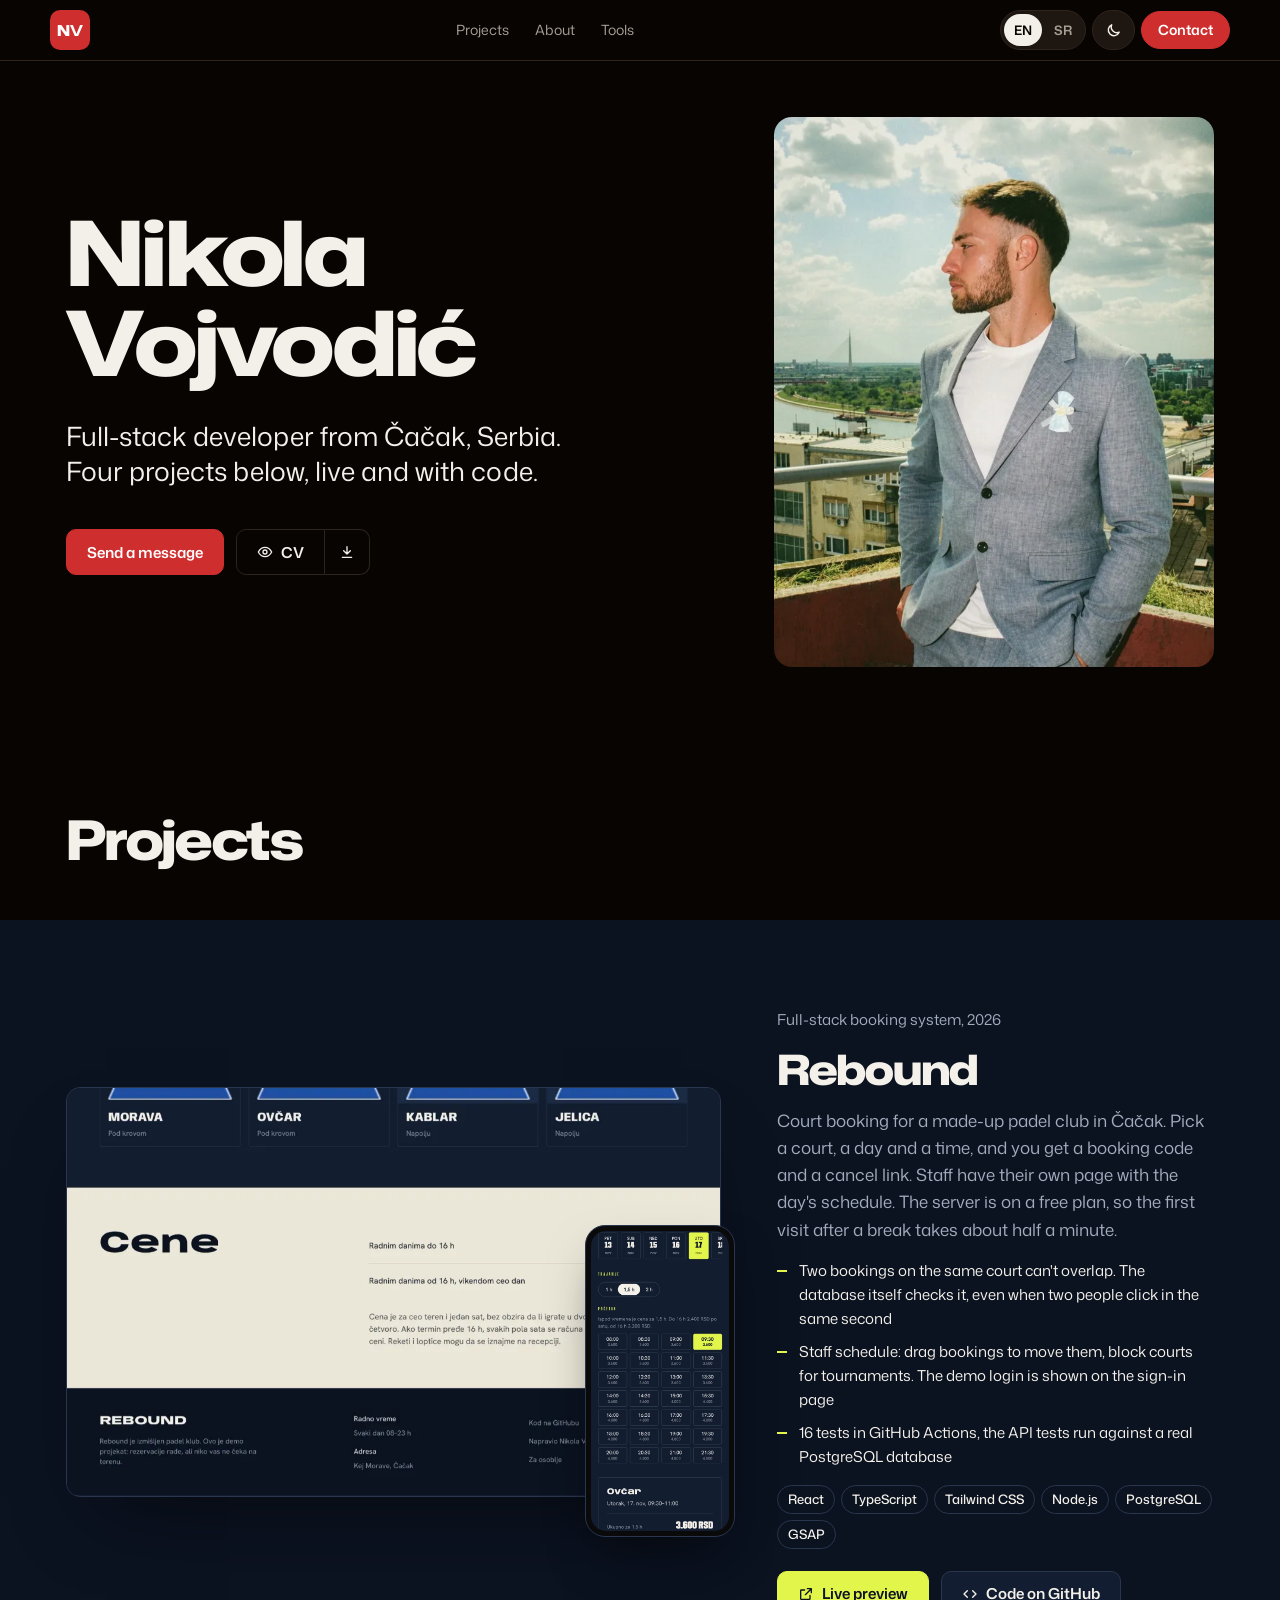
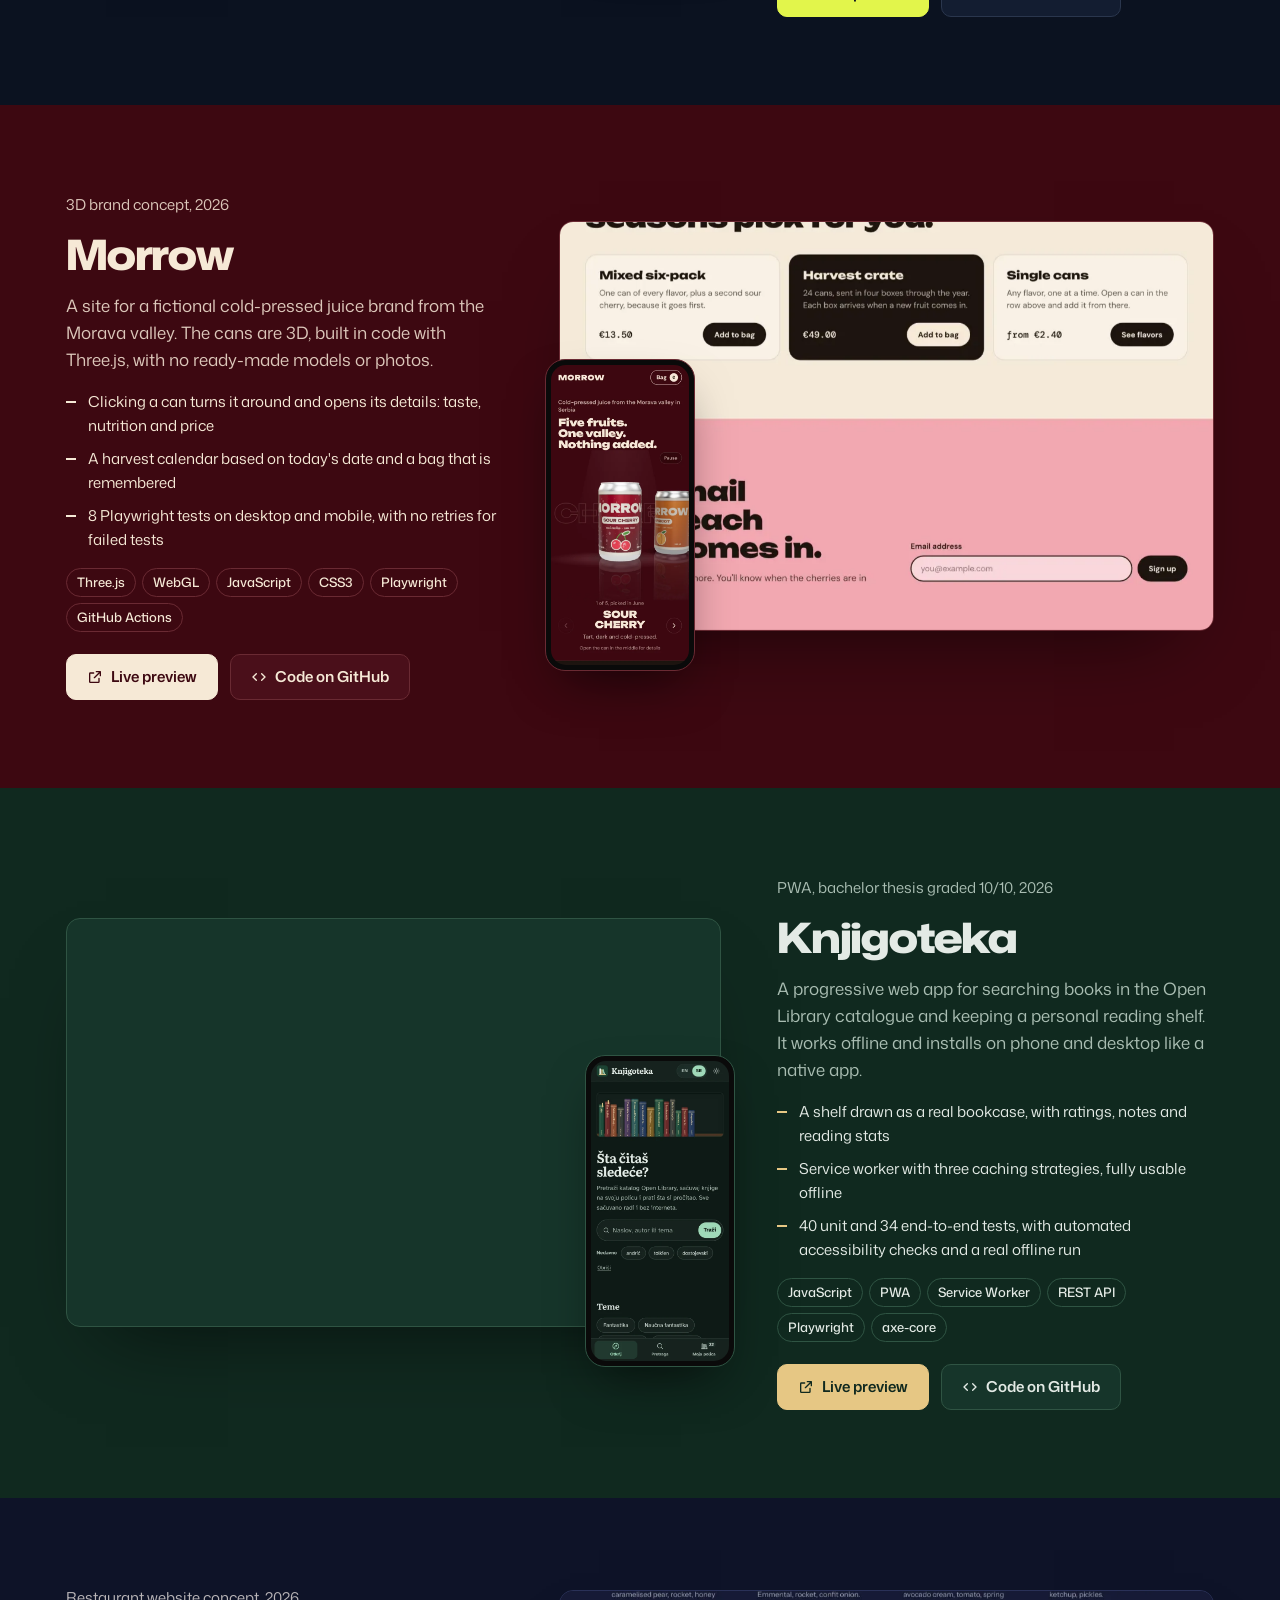
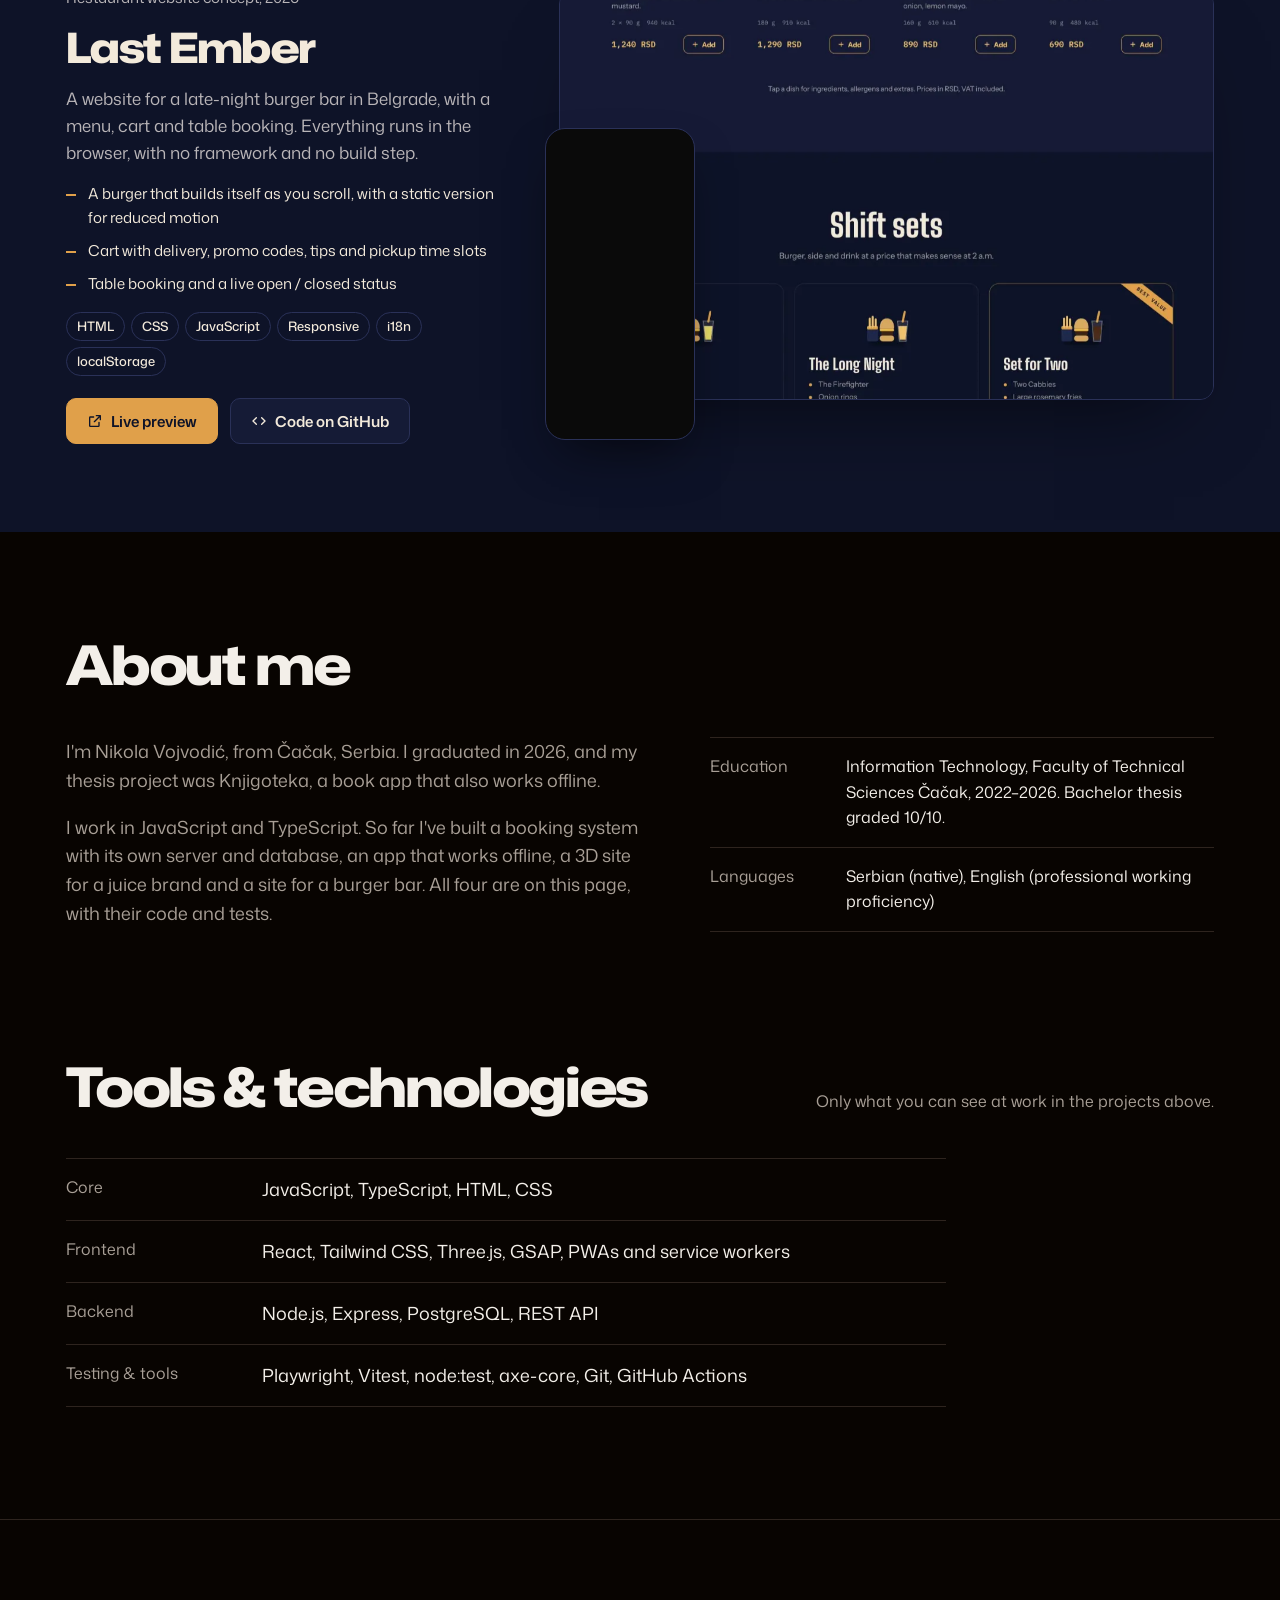
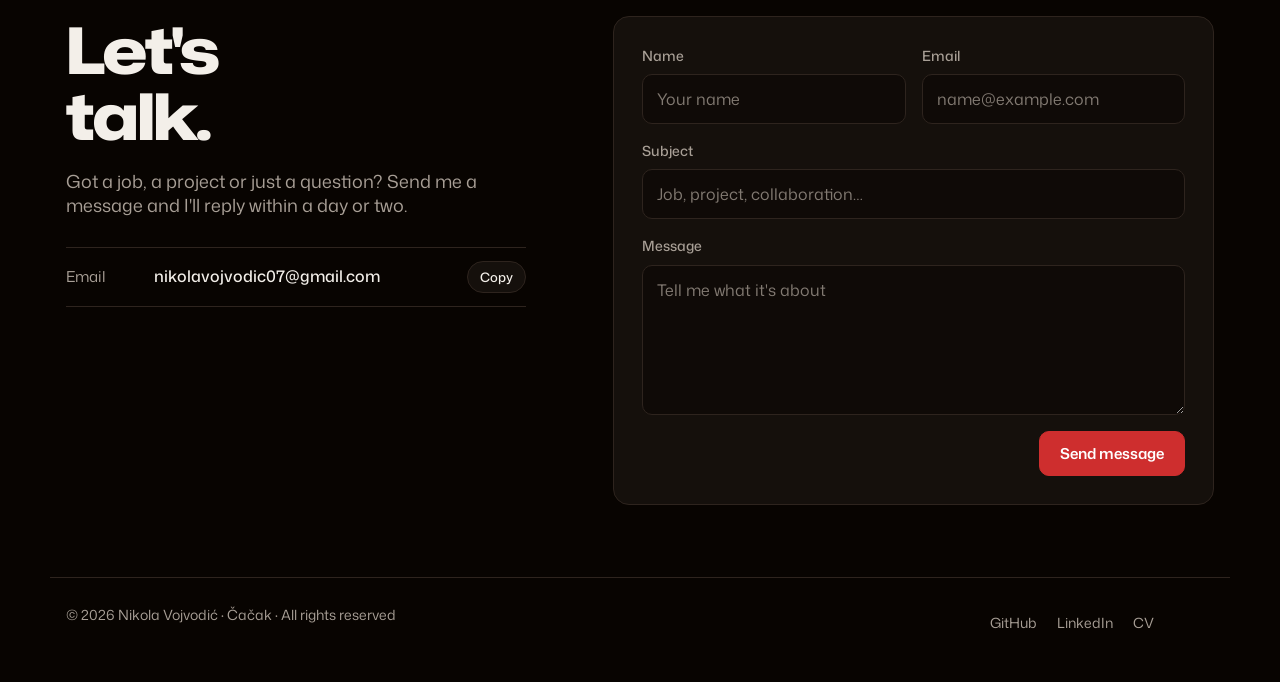
<file: index.html>
<!doctype html>
<!-- © 2026 Nikola Vojvodić · https://nikolxdev.github.io/ · All rights reserved, see LICENSE. [nv:75f96b7b26] -->
<html lang="en" data-mode="dark">
<head>
<meta charset="utf-8">
<meta name="viewport" content="width=device-width, initial-scale=1, viewport-fit=cover">
<title>Nikola Vojvodić · Full-stack developer</title>
<meta name="description" content="Nikola Vojvodić, full-stack developer from Serbia. Live projects with full source code: Rebound, Morrow, Knjigoteka and Last Ember.">
<meta name="google-site-verification" content="Bh3VNy-7oIKd7d5yRuIoPFP2IyiJqs6DtbA2yUwRKV8" />
<meta name="author" content="Nikola Vojvodić">
<meta name="copyright" content="© 2026 Nikola Vojvodić. All rights reserved.">
<link rel="license" href="https://github.com/nikolxdev/nikolxdev.github.io/blob/main/LICENSE">
<link rel="canonical" href="https://nikolxdev.github.io/">
<script type="application/ld+json">
{"@context":"https://schema.org","@type":"WebSite","name":"Nikola Vojvodić","alternateName":"Nikola Vojvodić · Full-stack developer","url":"https://nikolxdev.github.io/","author":{"@type":"Person","name":"Nikola Vojvodić","url":"https://nikolxdev.github.io/","sameAs":["https://github.com/nikolxdev"]},"copyrightHolder":{"@type":"Person","name":"Nikola Vojvodić"},"copyrightYear":2026,"license":"https://github.com/nikolxdev/nikolxdev.github.io/blob/main/LICENSE"}
</script>
<meta property="og:type" content="website">
<meta property="og:site_name" content="Nikola Vojvodić">
<meta property="og:url" content="https://nikolxdev.github.io/">
<meta property="og:title" content="Nikola Vojvodić · Full-stack developer">
<meta property="og:description" content="Nikola Vojvodić, full-stack developer from Serbia. Live projects with full source code: Rebound, Morrow, Knjigoteka and Last Ember.">
<meta property="og:image" content="https://nikolxdev.github.io/img/og.jpg">
<meta property="og:image:type" content="image/jpeg">
<meta property="og:image:width" content="1200">
<meta property="og:image:height" content="630">
<meta property="og:image:alt" content="Nikola Vojvodić, full-stack developer, with a link to nikolxdev.github.io">
<meta property="og:locale" content="en_US">
<meta property="og:locale:alternate" content="sr_RS">
<meta name="twitter:card" content="summary_large_image">
<meta name="twitter:title" content="Nikola Vojvodić · Full-stack developer">
<meta name="twitter:description" content="Nikola Vojvodić, full-stack developer from Serbia. Live projects with full source code: Rebound, Morrow, Knjigoteka and Last Ember.">
<meta name="twitter:image" content="https://nikolxdev.github.io/img/og.jpg">
<script>
  (function () {
    var m = "dark";
    try { m = localStorage.getItem("pf-mode") || m; } catch (e) {}
    document.documentElement.setAttribute("data-mode", m);
  })();
</script>
<link rel="icon" href="/favicon.ico" sizes="48x48">
<link rel="icon" href="/favicon.svg" type="image/svg+xml">
<link rel="apple-touch-icon" href="/apple-touch-icon.png">
<link rel="preconnect" href="https://fonts.googleapis.com">
<link rel="preconnect" href="https://fonts.gstatic.com" crossorigin>
<link rel="stylesheet" href="https://fonts.googleapis.com/css2?family=Mona+Sans:wdth,wght@100..125,400..800&display=swap">
<link rel="stylesheet" href="css/style.css">
</head>
<body>

<button class="to-top" id="to-top" type="button" aria-label="Nazad na vrh" data-i18n-aria="f.toparia"><svg viewBox="0 0 24 24" fill="none" stroke="currentColor" stroke-width="2.2" stroke-linecap="round" stroke-linejoin="round" aria-hidden="true"><path d="M12 19V5M5 12l7-7 7 7"/></svg></button>
<header class="nav">
  <div class="nav-in">
    <a class="logo" href="#top" aria-label="Nikola Vojvodić, početak" data-i18n-aria="nav.home"><span aria-hidden="true">N<b>V</b></span></a>
    <nav aria-label="Navigacija" data-i18n-aria="nav.aria">
      <ul>
        <li><a href="#projekti" data-i18n="nav.projects">Projekti</a></li>
        <li><a href="#o-meni" data-i18n="nav.about">O meni</a></li>
        <li class="hide-sm"><a href="#alati" data-i18n="nav.tools">Alati</a></li>
      </ul>
    </nav>
    <div class="nav-tools">
      <div class="lang-switch" role="group" aria-label="Language / Jezik">
        <button type="button" data-lang="en" aria-pressed="true" lang="en" title="English">EN</button>
        <button type="button" data-lang="sr" aria-pressed="false" lang="sr-Latn" title="Srpski">SR</button>
      </div>
      <button class="icon-btn" id="mode-btn" type="button">
        <svg class="moon" viewBox="0 0 24 24" fill="none" stroke="currentColor" stroke-width="2" stroke-linecap="round" stroke-linejoin="round" aria-hidden="true"><path d="M20 14.5A8 8 0 0 1 9.5 4a8 8 0 1 0 10.5 10.5Z"/></svg>
        <svg class="sun" viewBox="0 0 24 24" fill="none" stroke="currentColor" stroke-width="2" stroke-linecap="round" stroke-linejoin="round" aria-hidden="true"><circle cx="12" cy="12" r="4"/><path d="M12 2v2M12 20v2M4.9 4.9l1.4 1.4M17.7 17.7l1.4 1.4M2 12h2M20 12h2M4.9 19.1l1.4-1.4M17.7 6.3l1.4-1.4"/></svg>
      </button>
      <a class="btn primary hire" href="#kontakt" data-i18n="nav.contact">Kontakt</a>
    </div>
  </div>
</header>

<main id="top">
  <section class="hero" id="hero">
    <div class="wrap">
      <div class="hero-in">
        <h1><span>Nikola</span> <span>Vojvodić</span></h1>
        <p class="lead" style="--i:1" data-i18n="hero.lead">Full-stack developer iz Čačka. <br>Ispod su četiri projekta, uživo i sa kodom.</p>
        <div class="ctas" style="--i:2">
          <a class="btn primary" href="#kontakt" data-i18n="hero.cta2">Pošalji poruku</a>
          <span class="split"><a class="btn ghost" href="cv/Nikola_Vojvodic_CV.pdf" target="_blank" rel="noopener"><svg viewBox="0 0 24 24" fill="none" stroke="currentColor" stroke-width="2" stroke-linecap="round" stroke-linejoin="round" aria-hidden="true"><path d="M2 12s3.6-7 10-7 10 7 10 7-3.6 7-10 7S2 12 2 12Z"/><circle cx="12" cy="12" r="3"/></svg><span>CV</span></a><a class="btn ghost icon" href="cv/Nikola_Vojvodic_CV.pdf" download aria-label="Preuzmi CV" data-i18n-aria="cv.dl" title="PDF"><svg viewBox="0 0 24 24" fill="none" stroke="currentColor" stroke-width="2" stroke-linecap="round" stroke-linejoin="round" aria-hidden="true"><path d="M12 4v11M7 10l5 5 5-5M5 20h14"/></svg></a></span>
        </div>
      </div>
      <figure class="me">
        <img src="img/nikola.webp" srcset="img/nikola-sm.webp 420w, img/nikola.webp 720w" sizes="(max-width: 940px) min(420px, 100vw), 440px"
          width="720" height="900" alt="Nikola Vojvodić" fetchpriority="high" decoding="async">
      </figure>
    </div>
  </section>

  <section class="block" id="projekti">
    <div class="wrap">
      <div class="sec-head">
        <div>
          <h2 data-i18n="proj.title">Projekti</h2>
        </div>
      </div>
    </div>

    <article class="proj" id="p-rebound">
      <div class="wrap">
        <div class="shots">
          <div class="screen"><img class="reel" src="img/rebound-desktop.webp" srcset="img/rebound-desktop-1100.webp 1100w, img/rebound-desktop.webp 1600w" sizes="(max-width: 900px) calc(100vw - 32px), 720px" width="1600" height="3399" alt="Rebound, početna strana" data-i18n-alt="re.altd" loading="lazy" decoding="async"></div>
          <div class="phone"><img src="img/rebound-phone.webp" width="500" height="1082" alt="Rebound, izbor termina na telefonu" data-i18n-alt="re.altm" loading="lazy" decoding="async"></div>
        </div>
        <div class="proj-info">
          <span class="label" data-i18n="re.meta">Full-stack sistem za rezervacije, 2026</span>
          <h3>Rebound</h3>
          <p data-i18n="re.desc">Rezervacija padel terena za izmišljeni klub u Čačku. Izabereš teren, dan i sat, dobiješ kod rezervacije i link za otkazivanje. Osoblje ima svoj deo sa rasporedom dana. Server je na besplatnom planu, pa prvo otvaranje posle pauze traje oko pola minuta.</p>
          <ul class="feat">
            <li data-i18n="re.f1">Dva termina na istom terenu ne mogu da se preklope. To proverava sama baza, i kad dvoje kliknu u istoj sekundi</li>
            <li data-i18n="re.f2">Raspored za osoblje: rezervacije se pomeraju prevlačenjem, tereni se blokiraju za turnire. Demo nalog piše na stranici za prijavu</li>
            <li data-i18n="re.f5">16 testova u GitHub Actions, API testovi rade nad pravom PostgreSQL bazom</li>
          </ul>
          <div class="tags"><span class="tag">React</span><span class="tag">TypeScript</span><span class="tag">Tailwind CSS</span><span class="tag">Node.js</span><span class="tag">PostgreSQL</span><span class="tag">GSAP</span></div>
          <div class="ctas">
            <a class="btn primary" href="https://nikolxdev.github.io/rebound/" target="_blank" rel="noopener"><svg viewBox="0 0 24 24" fill="none" stroke="currentColor" stroke-width="2" stroke-linecap="round" stroke-linejoin="round" aria-hidden="true"><path d="M14 4h6v6M20 4l-9 9M18 14v5a1 1 0 0 1-1 1H5a1 1 0 0 1-1-1V7a1 1 0 0 1 1-1h5"/></svg><span data-i18n="btn.live">Live pregled</span></a>
            <a class="btn" href="https://github.com/nikolxdev/rebound" target="_blank" rel="noopener"><svg viewBox="0 0 24 24" fill="none" stroke="currentColor" stroke-width="2" stroke-linecap="round" stroke-linejoin="round" aria-hidden="true"><path d="M8 7l-5 5 5 5M16 7l5 5-5 5"/></svg><span data-i18n="btn.gh">Kod na GitHubu</span></a>
          </div>
        </div>
      </div>
    </article>

    <article class="proj flip" id="p-morrow">
      <div class="wrap">
        <div class="shots">
          <div class="screen"><img class="reel" src="img/morrow-desktop.webp" srcset="img/morrow-desktop-1100.webp 1100w, img/morrow-desktop.webp 1600w" sizes="(max-width: 900px) calc(100vw - 32px), 720px" width="1600" height="4000" alt="Morrow, početna strana" data-i18n-alt="mo.altd" loading="lazy" decoding="async"></div>
          <div class="phone"><img src="img/morrow-phone.webp" width="500" height="1082" alt="Morrow, mobilni prikaz" data-i18n-alt="mo.altm" loading="lazy" decoding="async"></div>
        </div>
        <div class="proj-info">
          <span class="label" data-i18n="mo.meta">3D koncept brenda, 2026</span>
          <h3>Morrow</h3>
          <p data-i18n="mo.desc">Sajt za izmišljeni brend hladno ceđenih sokova iz doline Morave. Limenke su 3D, napravljene u kodu sa Three.js, bez gotovih modela i bez fotografija.</p>
          <ul class="feat">
            <li data-i18n="mo.f2">Klik na limenku je okreće i otvara detalje: ukus, nutritivne vrednosti i cenu</li>
            <li data-i18n="mo.f4">Kalendar berbe po današnjem datumu i korpa koja se pamti</li>
            <li data-i18n="mo.f5">8 Playwright testova na računaru i telefonu, bez ponovnog pokretanja palih testova</li>
          </ul>
          <div class="tags"><span class="tag">Three.js</span><span class="tag">WebGL</span><span class="tag">JavaScript</span><span class="tag">CSS3</span><span class="tag">Playwright</span><span class="tag">GitHub Actions</span></div>
          <div class="ctas">
            <a class="btn primary" href="https://nikolxdev.github.io/morrow/" target="_blank" rel="noopener"><svg viewBox="0 0 24 24" fill="none" stroke="currentColor" stroke-width="2" stroke-linecap="round" stroke-linejoin="round" aria-hidden="true"><path d="M14 4h6v6M20 4l-9 9M18 14v5a1 1 0 0 1-1 1H5a1 1 0 0 1-1-1V7a1 1 0 0 1 1-1h5"/></svg><span data-i18n="btn.live">Live pregled</span></a>
            <a class="btn" href="https://github.com/nikolxdev/morrow" target="_blank" rel="noopener"><svg viewBox="0 0 24 24" fill="none" stroke="currentColor" stroke-width="2" stroke-linecap="round" stroke-linejoin="round" aria-hidden="true"><path d="M8 7l-5 5 5 5M16 7l5 5-5 5"/></svg><span data-i18n="btn.gh">Kod na GitHubu</span></a>
          </div>
        </div>
      </div>
    </article>

    <article class="proj" id="p-knjigoteka">
      <div class="wrap">
        <div class="shots">
          <div class="screen"><img class="reel" src="img/knjigoteka-desktop-dark.webp" srcset="img/knjigoteka-desktop-dark-1100.webp 1100w, img/knjigoteka-desktop-dark.webp 1600w" sizes="(max-width: 900px) calc(100vw - 32px), 720px" width="1600" height="1915" alt="Knjigoteka, početna strana" data-i18n-alt="k.altd" loading="lazy" decoding="async"></div>
          <div class="phone"><img src="img/knjigoteka-mobile-dark.webp" width="500" height="1082" alt="Knjigoteka, mobilni prikaz" data-i18n-alt="k.altm" loading="lazy" decoding="async"></div>
        </div>
        <div class="proj-info">
          <span class="label" data-i18n="k.meta">PWA, diplomski rad ocenjen desetkom, 2026</span>
          <h3>Knjigoteka</h3>
          <p data-i18n="k.desc">Progresivna web aplikacija za pretragu knjiga iz kataloga Open Library i vođenje lične police. Radi bez interneta i instalira se na telefon i računar kao prava aplikacija.</p>
          <ul class="feat">
            <li data-i18n="k.f2">Polica nacrtana kao prava biblioteka, sa ocenama, beleškama i statistikom čitanja</li>
            <li data-i18n="k.f3">Service worker sa tri strategije keširanja, potpuno upotrebljiva bez interneta</li>
            <li data-i18n="k.f5">40 unit i 34 end-to-end testa, uz automatsku proveru pristupačnosti i pravi offline test</li>
          </ul>
          <div class="tags"><span class="tag">JavaScript</span><span class="tag">PWA</span><span class="tag">Service Worker</span><span class="tag">REST API</span><span class="tag">Playwright</span><span class="tag">axe-core</span></div>
          <div class="ctas">
            <a class="btn primary" href="https://nikolxdev.github.io/knjigoteka/" target="_blank" rel="noopener"><svg viewBox="0 0 24 24" fill="none" stroke="currentColor" stroke-width="2" stroke-linecap="round" stroke-linejoin="round" aria-hidden="true"><path d="M14 4h6v6M20 4l-9 9M18 14v5a1 1 0 0 1-1 1H5a1 1 0 0 1-1-1V7a1 1 0 0 1 1-1h5"/></svg><span data-i18n="btn.live">Live pregled</span></a>
            <a class="btn" href="https://github.com/nikolxdev/knjigoteka" target="_blank" rel="noopener"><svg viewBox="0 0 24 24" fill="none" stroke="currentColor" stroke-width="2" stroke-linecap="round" stroke-linejoin="round" aria-hidden="true"><path d="M8 7l-5 5 5 5M16 7l5 5-5 5"/></svg><span data-i18n="btn.gh">Kod na GitHubu</span></a>
          </div>
        </div>
      </div>
    </article>

    <article class="proj flip" id="p-last-ember">
      <div class="wrap">
        <div class="shots">
          <div class="screen"><img class="reel" src="img/last-ember-desktop.webp" srcset="img/last-ember-desktop-1100.webp 1100w, img/last-ember-desktop.webp 1600w" sizes="(max-width: 900px) calc(100vw - 32px), 720px" width="1600" height="4000" alt="Last Ember, početna strana" data-i18n-alt="le.altd" loading="lazy" decoding="async"></div>
          <div class="phone"><img src="img/last-ember-phone.webp" width="500" height="1082" alt="Last Ember, mobilni prikaz" data-i18n-alt="le.altm" loading="lazy" decoding="async"></div>
        </div>
        <div class="proj-info">
          <span class="label" data-i18n="le.meta">Koncept sajta za restoran, 2026</span>
          <h3>Last Ember</h3>
          <p data-i18n="le.desc">Sajt za noćni burger bar u Beogradu, sa menijem, korpom i rezervacijom stola. Sve radi u browseru, bez frejmvorka i bez build koraka.</p>
          <ul class="feat">
            <li data-i18n="le.f1">Burger koji se slaže dok skroluješ, uz statičnu verziju za smanjen pokret</li>
            <li data-i18n="le.f3">Korpa sa dostavom, promo kodovima, bakšišem i terminima preuzimanja</li>
            <li data-i18n="le.f4">Rezervacija stola i status „otvoreno / zatvoreno” uživo</li>
          </ul>
          <div class="tags"><span class="tag">HTML</span><span class="tag">CSS</span><span class="tag">JavaScript</span><span class="tag">Responsive</span><span class="tag">i18n</span><span class="tag">localStorage</span></div>
          <div class="ctas">
            <a class="btn primary" href="https://nikolxdev.github.io/last-ember/" target="_blank" rel="noopener"><svg viewBox="0 0 24 24" fill="none" stroke="currentColor" stroke-width="2" stroke-linecap="round" stroke-linejoin="round" aria-hidden="true"><path d="M14 4h6v6M20 4l-9 9M18 14v5a1 1 0 0 1-1 1H5a1 1 0 0 1-1-1V7a1 1 0 0 1 1-1h5"/></svg><span data-i18n="btn.live">Live pregled</span></a>
            <a class="btn" href="https://github.com/nikolxdev/last-ember" target="_blank" rel="noopener"><svg viewBox="0 0 24 24" fill="none" stroke="currentColor" stroke-width="2" stroke-linecap="round" stroke-linejoin="round" aria-hidden="true"><path d="M8 7l-5 5 5 5M16 7l5 5-5 5"/></svg><span data-i18n="btn.gh">Kod na GitHubu</span></a>
          </div>
        </div>
      </div>
    </article>
  </section>

  <section class="block" id="o-meni">
    <div class="wrap">
      <div class="sec-head">
        <div>
          <h2 data-i18n="ab.title">O meni</h2>
        </div>
      </div>
      <div class="about">
        <div class="about-text">
          <p data-i18n="ab.p1">Zovem se Nikola Vojvodić i iz Čačka sam. Fakultet sam završio 2026, a diplomski rad mi je bila Knjigoteka, aplikacija za knjige koja radi i bez interneta.</p>
          <p data-i18n="ab.p2">Radim u JavaScriptu i TypeScriptu. Do sada sam napravio sistem za rezervacije sa serverom i bazom, aplikaciju koja radi offline, 3D sajt za brend sokova i sajt za burger bar. Sva četiri projekta su na ovoj stranici, sa kodom i testovima.</p>
        </div>
        <dl class="facts">
          <div><dt data-i18n="ab.k6">Obrazovanje</dt><dd data-i18n="ab.v6">Informacione tehnologije, Fakultet tehničkih nauka Čačak, 2022–2026. Diplomski rad ocenjen desetkom.</dd></div>
          <div><dt data-i18n="ab.k4">Jezici</dt><dd data-i18n="ab.v4">Srpski (maternji), engleski (profesionalni nivo)</dd></div>
        </dl>
      </div>
    </div>
  </section>

  <section class="block" id="alati">
    <div class="wrap">
      <div class="sec-head">
        <div>
          <h2 data-i18n="t.title">Alati i tehnologije</h2>
        </div>
        <p data-i18n="t.lead">Samo ono što možeš da vidiš na delu u projektima iznad.</p>
      </div>
      <dl class="facts tools">
        <div><dt data-i18n="t.k1">Osnova</dt><dd>JavaScript, TypeScript, HTML, CSS</dd></div>
        <div><dt>Frontend</dt><dd data-i18n="t.v2">React, Tailwind CSS, Three.js, GSAP, PWA i service worker</dd></div>
        <div><dt>Backend</dt><dd>Node.js, Express, PostgreSQL, REST API</dd></div>
        <div><dt data-i18n="t.k4">Testovi i alati</dt><dd>Playwright, Vitest, node:test, axe-core, Git, GitHub Actions</dd></div>
      </dl>
    </div>
  </section>

  <section class="contact" id="kontakt">
    <div class="wrap">
      <div>
        <h2 data-i18n="c.title">Hajde da<br>pričamo.</h2>
        <p class="lead" data-i18n="c.lead">Imaš posao, projekat ili samo pitanje? Pošalji poruku i odgovoriću u roku od jednog do dva dana.</p>
        <div class="mail-row"><span class="label">Email</span><span id="mail">nikolavojvodic07@gmail.com</span><button type="button" id="copy-mail" data-i18n="c.copy">Kopiraj</button></div>
      </div>
      <form id="contact-form" action="https://formspree.io/f/mppqglyp" method="POST" novalidate>
        <div class="row2">
          <div class="field">
            <label for="f-name" data-i18n="c.name">Ime</label>
            <input id="f-name" name="ime" type="text" autocomplete="name" placeholder="Tvoje ime" data-i18n-ph="c.nameph" required>
          </div>
          <div class="field">
            <label for="f-email">Email</label>
            <input id="f-email" name="email" type="email" autocomplete="email" placeholder="ime@primer.com" data-i18n-ph="c.emailph" required>
          </div>
        </div>
        <div class="field">
          <label for="f-subject" data-i18n="c.subj">Tema</label>
          <input id="f-subject" name="tema" type="text" placeholder="Posao, projekat, saradnja…" data-i18n-ph="c.subjph">
        </div>
        <div class="field">
          <label for="f-msg" data-i18n="c.msg">Poruka</label>
          <textarea id="f-msg" name="poruka" placeholder="Napiši o čemu se radi" data-i18n-ph="c.msgph" required></textarea>
        </div>
        <input type="hidden" name="_subject" value="Nova poruka sa portfolija">
        <div class="hp" aria-hidden="true"><label for="f-gotcha">-</label><input id="f-gotcha" type="text" name="_gotcha" tabindex="-1" autocomplete="off"></div>
        <div class="form-foot">
          <p class="form-msg" id="form-msg" role="status" aria-live="polite"></p>
          <button class="btn primary" id="f-submit" type="submit" data-i18n="c.send">Pošalji poruku</button>
        </div>
      </form>
    </div>
  </section>
</main>

<footer><div class="wrap"><span>© 2026 Nikola Vojvodić · Čačak · All rights reserved</span><span class="f-links"><a href="https://github.com/nikolxdev" target="_blank" rel="noopener">GitHub</a><a href="https://www.linkedin.com/in/nikola-vojvodi%C4%87-324a79419" target="_blank" rel="noopener">LinkedIn</a><a href="cv/Nikola_Vojvodic_CV.pdf" target="_blank" rel="noopener">CV</a></span></div></footer>

<div class="toast" id="toast" role="status" aria-live="polite"></div>

<script src="js/main.js"></script>
</body>
</html>
</file>
<file: css/style.css>
/* © 2026 Nikola Vojvodić · https://nikolxdev.github.io/ · All rights reserved, see LICENSE. [nv:75f96b7b26] */

:root {
  --bg: #080401;
  --bg-2: #0f0a07;
  --surface: #15100c;
  --surface-2: #1d1611;
  --line: #2e241e;
  --fg: #f3efe9;
  --muted: #a89f96;
  --accent: #ce2e2e;
  --accent-hover: #b52424;
  --accent-ink: #ffffff;
  --accent-text: #ff6a5f;
  --powder: #bcdff2;
  --ok: #4ade80;
  --err: #ff6a5f;
  --shadow: rgba(0, 0, 0, .55);
  --ease-out: cubic-bezier(.23, 1, .32, 1);
  --ease-in-out: cubic-bezier(.77, 0, .175, 1);
  --f-display: "Mona Sans", Arial, system-ui, sans-serif;
  --f-body: "Mona Sans", system-ui, -apple-system, "Segoe UI", sans-serif;
  color-scheme: dark;
}
:root[data-mode="light"] {
  --bg: #bcdff2;
  --bg-2: #aed5ec;
  --surface: #e4f2fa;
  --surface-2: #d0e7f4;
  --line: #93bcd5;
  --fg: #080401;
  --muted: #2f4553;
  --accent: #ce2e2e;
  --accent-hover: #a91d1d;
  --accent-ink: #ffffff;
  --accent-text: #a3161a;
  --powder: #1d5a80;
  --ok: #146c34;
  --err: #a3161a;
  --shadow: rgba(8, 4, 1, .22);
  color-scheme: light;
}

* { box-sizing: border-box; }
html { scroll-behavior: smooth; }
body {
  margin: 0; background: var(--bg); color: var(--fg);
  font-family: var(--f-body); font-size: 16px; line-height: 1.6;
  transition: background-color 300ms ease, color 300ms ease;
}
body::before { content: ""; position: fixed; inset: 0 0 auto; height: env(safe-area-inset-top, 0px); z-index: 10; background: var(--bg); }
img { max-width: 100%; height: auto; display: block; }
a { color: inherit; }
:focus-visible { outline: 2px solid var(--powder); outline-offset: 3px; border-radius: 6px; }
h1, h2, h3 { font-family: var(--f-display); font-stretch: 125%; text-wrap: balance; margin: 0; line-height: 1.04; }
.wrap {
  max-width: 1180px; margin: 0 auto;
  padding-left: max(16px, env(safe-area-inset-left, 0px));
  padding-right: max(16px, env(safe-area-inset-right, 0px));
}
.label { font-size: 15px; color: var(--muted); }

.btn { display: inline-flex; align-items: center; justify-content: center; gap: 8px; font: 600 15px/1 var(--f-body); text-decoration: none;
  padding: 14px 20px; border-radius: 10px; border: 1px solid var(--line); background: var(--surface); color: var(--fg); cursor: pointer;
  transition: transform 160ms var(--ease-out), background-color 200ms ease, border-color 200ms ease; }
.btn:active { transform: scale(.97); }
.btn.primary { background: var(--accent); color: var(--accent-ink); border-color: var(--accent); }
@media (hover: hover) and (pointer: fine) {
  .btn:hover { border-color: var(--fg); }
  .btn.primary:hover { background: var(--accent-hover); border-color: var(--accent-hover); }
}
.btn.ghost { background: transparent; }
.btn svg { width: 16px; height: 16px; flex: none; }
.btn[disabled] { opacity: .6; cursor: progress; transform: none; }
.split { display: inline-flex; }
.split .btn:first-child { border-radius: 10px 0 0 10px; }
.split .btn.icon { border-radius: 0 10px 10px 0; border-left: 0; padding-inline: 14px; }
.ctas { display: flex; flex-wrap: wrap; gap: 12px; }

header.nav {
  position: sticky; top: env(safe-area-inset-top, 0px); z-index: 9;
  background: var(--bg); border-bottom: 1px solid var(--line);
  padding-left: max(16px, env(safe-area-inset-left, 0px));
  padding-right: max(16px, env(safe-area-inset-right, 0px));
}
.nav-in { max-width: 1180px; margin: 0 auto; padding: 10px 0; display: flex; align-items: center; justify-content: space-between; gap: 10px; }
.logo { display: grid; place-items: center; width: 40px; height: 40px; flex: none; border-radius: 10px; text-decoration: none;
  background: var(--accent); transition: background-color 200ms ease; }
@media (hover: hover) and (pointer: fine) { .logo:hover { background: var(--accent-hover); } }
.logo span { font: 800 15px/1 var(--f-display); font-stretch: 125%; letter-spacing: -.02em; color: var(--accent-ink); }
.logo span b { font-weight: 700; }
.nav ul { list-style: none; display: flex; gap: 2px; margin: 0; padding: 0; font-size: 14px; }
.nav ul a { position: relative; display: block; text-decoration: none; color: var(--muted); padding: 8px 12px; transition: color .2s; }
.nav ul a::after { content: ""; position: absolute; left: 12px; right: 12px; bottom: 3px; height: 2px; border-radius: 2px;
  background: var(--accent); transform: scaleX(0); transform-origin: left; transition: transform 200ms var(--ease-out); }
.nav ul a[aria-current="true"] { color: var(--fg); }
@media (hover: hover) and (pointer: fine) { .nav ul a:hover { color: var(--fg); } }
.nav ul a[aria-current="true"]::after { transform: scaleX(1); }
@media (hover: hover) and (pointer: fine) { .nav ul a:hover::after { transform: scaleX(1); } }
.nav-tools { display: flex; align-items: center; gap: 6px; }
.icon-btn { height: 40px; min-width: 40px; padding: 0 12px; display: inline-flex; align-items: center; justify-content: center; gap: 6px;
  border-radius: 999px; border: 1px solid var(--line); background: var(--surface-2); color: var(--fg); cursor: pointer;
  font: 600 13px var(--f-body); transition: border-color 200ms ease, transform 160ms var(--ease-out); }
.icon-btn:active { transform: scale(.97); }
@media (hover: hover) and (pointer: fine) { .icon-btn:hover { border-color: var(--fg); } }
.icon-btn svg { width: 17px; height: 17px; }
.icon-btn .sun { display: none; }
:root[data-mode="light"] .icon-btn .sun { display: block; }
:root[data-mode="light"] .icon-btn .moon { display: none; }
.lang-switch { display: inline-flex; height: 40px; padding: 3px; gap: 2px; border-radius: 999px; border: 1px solid var(--line); background: var(--surface-2); }
.lang-switch button { min-width: 38px; padding: 0 10px; border: 0; border-radius: 999px; background: transparent; color: var(--muted);
  font: 600 13px var(--f-body); cursor: pointer; transition: background-color 200ms ease, color 200ms ease; }
@media (hover: hover) and (pointer: fine) { .lang-switch button:hover { color: var(--fg); } }
.lang-switch button[aria-pressed="true"] { background: var(--fg); color: var(--bg); }
.nav .hire { padding: 11px 16px; border-radius: 999px; font-size: 14px; }
@media (max-width: 820px) { .nav ul .hide-sm { display: none; } }
@media (max-width: 620px) { .nav ul { display: none; } }
@media (max-width: 380px) { .nav .hire { display: none; } }

.to-top { position: fixed; z-index: 8; width: 46px; height: 46px; border-radius: 50%; display: grid; place-items: center; cursor: pointer;
  right: calc(20px + env(safe-area-inset-right, 0px)); bottom: calc(20px + env(safe-area-inset-bottom, 0px));
  border: 1px solid var(--line); background: var(--surface); color: var(--fg); box-shadow: 0 12px 30px -12px var(--shadow);
  opacity: 0; transform: translateY(14px) scale(.95); pointer-events: none; transition: opacity 250ms var(--ease-out), transform 250ms var(--ease-out), border-color 200ms ease; }
.to-top.show { opacity: 1; transform: none; pointer-events: auto; }
@media (hover: hover) and (pointer: fine) { .to-top:hover { border-color: var(--accent-text); color: var(--accent-text); } }
.to-top svg { width: 18px; height: 18px; }

.hero { position: relative; overflow: hidden; }
.hero .wrap { position: relative; z-index: 2; padding-block: 56px 40px; display: grid; grid-template-columns: minmax(0, 1fr) minmax(0, 440px); gap: 72px; align-items: center; }
.hero-in > * { animation: rise 700ms var(--ease-out) both; animation-delay: calc(var(--i, 0) * 70ms + 60ms); }
@keyframes rise { from { opacity: 0; transform: translateY(12px); } }
.hero h1 { font-size: clamp(2.9rem, 7vw, 6.2rem); font-weight: 800; letter-spacing: -.03em; line-height: .96; }
.hero h1 span { display: block; padding-bottom: .05em; }
.lead { margin: 28px 0 40px; max-width: 21em; text-wrap: pretty; font-size: clamp(1.25rem, 2.1vw, 1.65rem); line-height: 1.35; }
@media (max-width: 520px) { .hero .lead br { display: none; } }
.me { margin: 0; border-radius: 18px; overflow: hidden; background: var(--surface); animation: rise 900ms var(--ease-out) both 120ms; }
.me img { width: 100%; aspect-ratio: 4 / 5; object-fit: cover; }
@media (max-width: 940px) {
  .hero .wrap { grid-template-columns: minmax(0, 1fr); gap: 40px; padding-block: 40px 48px; }
  .me { max-width: 420px; }
}

::view-transition-old(root), ::view-transition-new(root) { animation: none; mix-blend-mode: normal; }
.theming, .theming * { transition: none !important; }

.toast { position: fixed; z-index: 30; left: 50%; bottom: calc(24px + env(safe-area-inset-bottom, 0px)); transform: translate(-50%, 16px);
  padding: 10px 16px; border-radius: 10px; border: 1px solid var(--line); background: var(--surface-2); color: var(--fg);
  font: 500 14px var(--f-body); box-shadow: 0 18px 40px -16px var(--shadow); opacity: 0; pointer-events: none; transition: opacity 150ms ease, transform 150ms ease; }
.toast.show { opacity: 1; transform: translate(-50%, 0); transition-duration: 250ms; transition-timing-function: var(--ease-out); }

section.block > .wrap { padding-block: 104px 8px; }
.sec-head { display: flex; flex-wrap: wrap; align-items: end; justify-content: space-between; gap: 16px 32px; margin-bottom: 44px; }
.sec-head h2 { font-size: clamp(1.9rem, 4.6vw, 3.4rem); font-weight: 800; letter-spacing: -.03em; }
.sec-head p { margin: 0; max-width: 32em; color: var(--muted); }

.proj { scroll-margin-top: 60px; background: var(--bg); color: var(--fg); }
.proj .wrap { padding-block: 88px; display: grid; grid-template-columns: minmax(0, 1.2fr) minmax(0, .8fr); gap: 56px; align-items: center; }
.proj.flip .wrap { grid-template-columns: minmax(0, .8fr) minmax(0, 1.2fr); }
.proj.flip .shots { order: 2; }
#p-rebound { --bg: #0b1220; --bg-2: #131d31; --surface: #131d31; --line: #2a364d; --fg: #f4f1ea; --muted: #a3acbd; --accent: #e2f54b; --accent-hover: #cfe236; --accent-ink: #0b1220; --powder: #e2f54b; }
#p-morrow { --bg: #3d0811; --bg-2: #4a0f1a; --surface: #4a0f1a; --line: #6a2a33; --fg: #f6e9d6; --muted: #dcc7ba; --accent: #f6e9d6; --accent-hover: #ffffff; --accent-ink: #3d0811; --powder: #f6e9d6; }
#p-knjigoteka { --bg: #10291f; --bg-2: #16352a; --surface: #16352a; --line: #2f5443; --fg: #e3eae5; --muted: #a9bdb2; --accent: #e6c784; --accent-hover: #f1d9a3; --accent-ink: #10291f; --powder: #e6c784; }
#p-last-ember { --bg: #0e1328; --bg-2: #151b36; --surface: #151b36; --line: #2a3158; --fg: #f3eadb; --muted: #b9b5b8; --accent: #e0a04a; --accent-hover: #f2c36f; --accent-ink: #0e1328; --powder: #f2c36f; }
.shots { position: relative; padding-bottom: 40px; }
.screen { aspect-ratio: 16 / 10; overflow: hidden; border-radius: 14px; border: 1px solid var(--line); background: var(--bg-2); box-shadow: 0 40px 80px -40px rgba(0, 0, 0, .6); }
.screen img { width: 100%; height: 100%; object-fit: cover; object-position: top; }
.screen img.reel { height: auto; object-fit: fill; will-change: transform; }
.phone { position: absolute; right: -14px; bottom: 0; width: 23%; min-width: 92px; border-radius: 20px; padding: 5px;
  background: #0a0a0a; border: 1px solid var(--line); box-shadow: 0 24px 50px -16px rgba(0, 0, 0, .55); }
.phone img { border-radius: 15px; aspect-ratio: 390 / 844; object-fit: cover; object-position: top; width: 100%; }
.proj.flip .phone { right: auto; left: -14px; }
.proj-info { display: flex; flex-direction: column; gap: 16px; min-width: 0; }
.proj-info h3 { font-size: clamp(1.9rem, 3.6vw, 2.6rem); font-weight: 800; letter-spacing: -.03em; }
.proj-info > p { margin: 0; color: var(--muted); font-size: 17px; }
.proj .ctas { margin-top: 6px; }
.feat { list-style: none; margin: 0; padding: 0; display: grid; gap: 9px; }
.feat li { position: relative; padding-left: 22px; font-size: 15px; }
.feat li::before { content: ""; position: absolute; left: 0; top: .78em; width: 10px; height: 2px; background: var(--accent); }
.tags { display: flex; flex-wrap: wrap; gap: 6px; }
.tag { font: 500 13px/1 var(--f-body); padding: 7px 10px; border-radius: 999px; color: var(--fg); border: 1px solid var(--line); }
@media (max-width: 900px) {
  .proj .wrap, .proj.flip .wrap { grid-template-columns: minmax(0, 1fr); gap: 32px; padding-block: 56px; }
  .proj.flip .shots { order: 0; }
  .phone, .proj.flip .phone { right: 8px; left: auto; }
}

.about { display: grid; grid-template-columns: minmax(0, 1.15fr) minmax(0, 1fr); gap: 64px; align-items: start; }
.about-text p { margin: 0 0 18px; font-size: 18px; color: var(--muted); max-width: 36em; }
.facts { margin: 0; border-top: 1px solid var(--line); }
.facts div { display: grid; grid-template-columns: 120px 1fr; gap: 16px; padding: 16px 0; border-bottom: 1px solid var(--line); }
.facts dt { color: var(--muted); }
.facts dd { margin: 0; }
.tools { max-width: 880px; }
.tools div { grid-template-columns: 180px 1fr; }
.tools dd { font-size: 18px; }
@media (max-width: 860px) { .about { grid-template-columns: minmax(0, 1fr); gap: 36px; } }
@media (max-width: 460px) { .facts div { grid-template-columns: 1fr; gap: 2px; } }

.contact { margin-top: 104px; border-top: 1px solid var(--line); }
.contact .wrap { padding-block: 96px 72px; display: grid; grid-template-columns: minmax(0, .9fr) minmax(0, 1.1fr); gap: 56px; align-items: start; }
.contact h2 { font-size: clamp(2.3rem, 5.4vw, 4rem); font-weight: 800; letter-spacing: -.03em; }
.contact .lead { color: var(--muted); font-size: 18px; margin: 20px 0 0; max-width: 26em; }
.mail-row { display: flex; align-items: center; gap: 14px; flex-wrap: wrap; max-width: 460px; margin-top: 30px; padding: 13px 0;
  border-top: 1px solid var(--line); border-bottom: 1px solid var(--line); }
.mail-row .label { width: 74px; flex: none; }
.mail-row #mail { font-weight: 500; overflow-wrap: anywhere; min-width: 0; user-select: all; }
.mail-row button { margin-left: auto; font: 500 13px var(--f-body); color: var(--fg); background: var(--surface); border: 1px solid var(--line); border-radius: 999px; padding: 6px 12px; cursor: pointer;
  transition: border-color 200ms ease, transform 160ms var(--ease-out); }
.mail-row button:active { transform: scale(.97); }
@media (hover: hover) and (pointer: fine) { .mail-row button:hover { border-color: var(--fg); } }
@media (max-width: 460px) { .mail-row .label { display: none; } }
form { display: grid; gap: 16px; background: var(--surface); border: 1px solid var(--line); border-radius: 16px; padding: 28px; }
.row2 { display: grid; grid-template-columns: 1fr 1fr; gap: 16px; }
.field { display: grid; gap: 7px; min-width: 0; }
.field label { font-size: 14px; font-weight: 500; color: var(--muted); }
.field input, .field textarea { width: 100%; font: 16px/1.5 var(--f-body); color: var(--fg); background: var(--bg-2);
  border: 1px solid var(--line); border-radius: 10px; padding: 12px 14px; transition: border-color 200ms ease, box-shadow 200ms ease; }
.field textarea { min-height: 150px; resize: vertical; }
.field input::placeholder, .field textarea::placeholder { color: color-mix(in srgb, var(--muted) 75%, transparent); }
.field input:focus, .field textarea:focus { outline: none; border-color: var(--powder); box-shadow: 0 0 0 3px color-mix(in srgb, var(--powder) 30%, transparent); }
.hp { position: absolute; left: -9999px; width: 1px; height: 1px; overflow: hidden; }
.form-foot { display: flex; flex-wrap: wrap; align-items: center; justify-content: space-between; gap: 14px; }
.form-msg { font-size: 15px; margin: 0; }
.form-msg.ok { color: var(--ok); }
.form-msg.err { color: var(--err); }
@media (max-width: 860px) { .contact .wrap { grid-template-columns: 1fr; gap: 36px; } }
@media (max-width: 520px) { .row2 { grid-template-columns: 1fr; } form { padding: 20px; } }

footer .wrap { padding-block: 26px 40px; padding-right: max(76px, env(safe-area-inset-right, 0px)); display: flex; flex-wrap: wrap; justify-content: space-between; gap: 12px;
  border-top: 1px solid var(--line); color: var(--muted); font-size: 14px; }
footer a { color: var(--muted); text-decoration: none; }
@media (hover: hover) and (pointer: fine) { footer a:hover { color: var(--fg); } }
.f-links { display: flex; flex-wrap: wrap; gap: 0 20px; }
.f-links a { display: inline-block; padding: 8px 0; }

@media (prefers-reduced-motion: reduce) {
  *, *::before, *::after { animation: none !important; transition: none !important; }
  html { scroll-behavior: auto; }
}

.nv-original { position: fixed; left: 12px; bottom: 12px; z-index: 2147483000; padding: 8px 14px; border-radius: 999px; background: #ce2e2e; color: #ffffff; font: 600 13px/1.2 system-ui, -apple-system, "Segoe UI", sans-serif; text-decoration: none; box-shadow: 0 6px 20px rgba(0, 0, 0, .35); }
</file>
